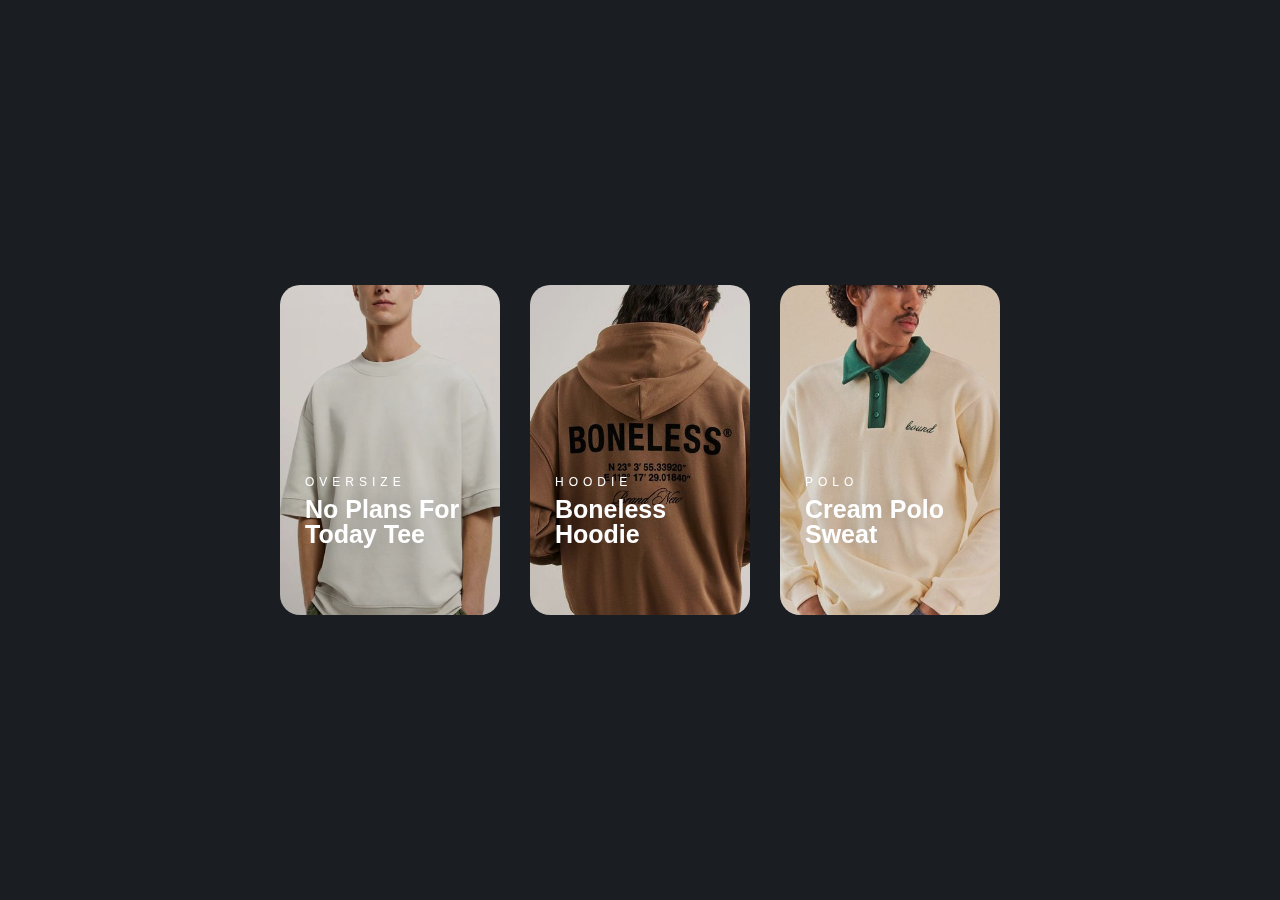
<file: Muestra/HC113 - Filter Card Effect/index.html>
<!DOCTYPE html>
<html lang="en">
<head>
  <meta charset="UTF-8">
  <meta http-equiv="X-UA-Compatible" content="IE=edge">
  <meta name="viewport" content="width=device-width, initial-scale=1.0">
  <title>hellocode - filter card effects</title>
  <!-- link css -->
  <link rel="stylesheet" href="style.css">
</head>
<body>
  <section class="hero-section">
    <div class="card-container">
      <div class="card">
        <div class="card-background" style="background-image: url(images/image1.jpg);"></div>
        <div class="content">
          <div class="card-category">oversize</div>
          <h3 class="card-heading">No Plans For Today Tee</h3>
        </div>
      </div>
      <div class="card">
        <div class="card-background" style="background-image: url(images/image2.jpg);"></div>
        <div class="content">
          <div class="card-category">hoodie</div>
          <h3 class="card-heading">Boneless Hoodie</h3>
        </div>
      </div>
      <div class="card">
        <div class="card-background" style="background-image: url(images/image3.jpg);"></div>
        <div class="content">
          <div class="card-category">polo</div>
          <h3 class="card-heading">Cream Polo Sweat</h3>
        </div>
      </div>
    </div>
  </section>
</body>
</html>
</file>
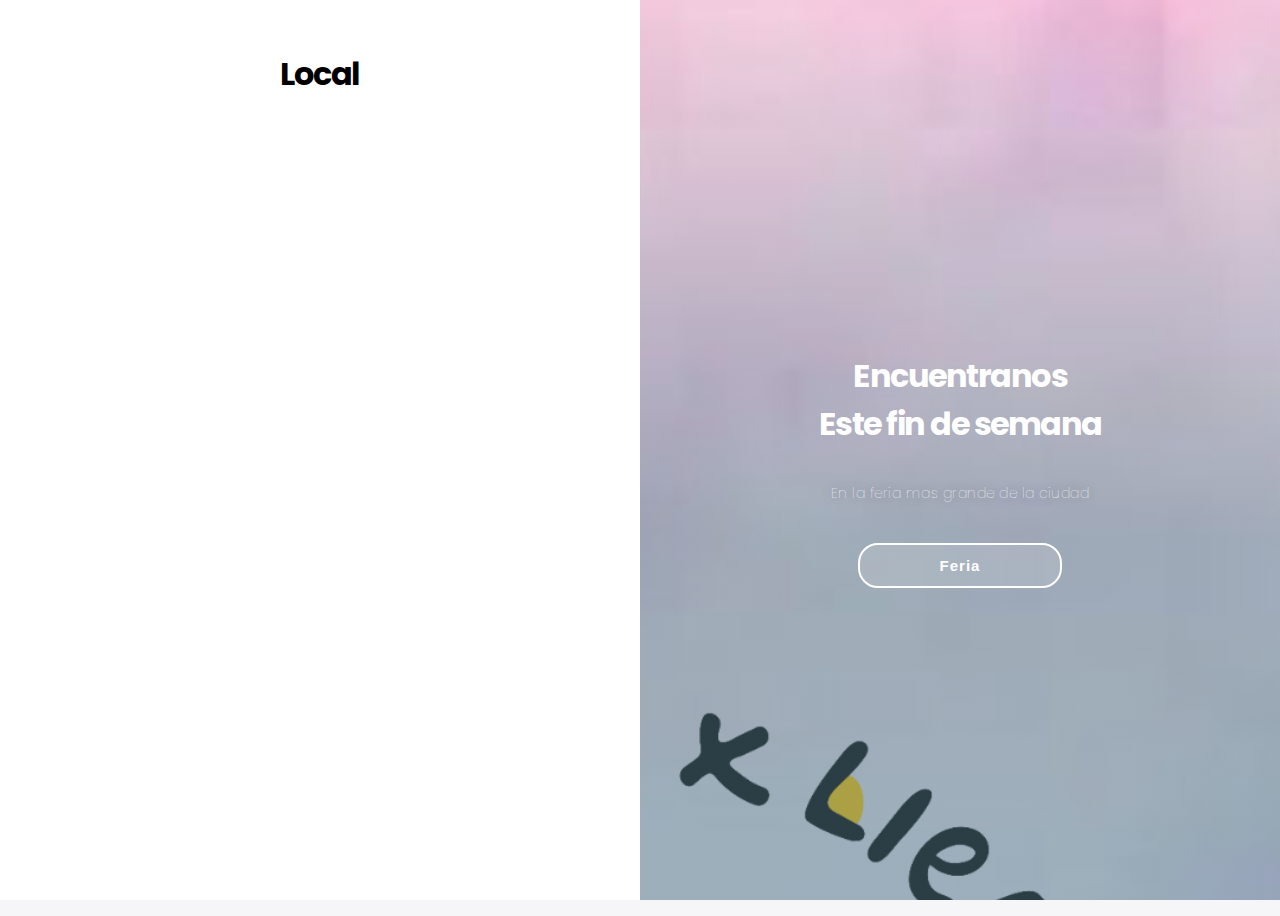
<file: Muestra/paginadetransicion/index.html>
<!DOCTYPE html>
<html lang="en">
<head>
    <meta charset="UTF-8">
    <meta http-equiv="X-UA-Compatible" content="IE=edge">
    <meta name="viewport" content="width=device-width, initial-scale=1.0">
    <title>Doble slide</title>
    <link rel="stylesheet" href="styles.css">
</head>
<body>

    <div class="container" id="container">
        <div class="form-container register-container">
        <form action="#">
            <h1>Maps</h1>
        </form>
        </div>
    
        <div class="form-container login-container">
        <form action="#">
            <h1>Local</h1>
        </form>
        </div>
    
        <div class="overlay-container">
        <div class="overlay">
            <div class="overlay-panel overlay-left">
            <h1 class="title">Realiza <br> tu pedido</h1>
            <p>Si lo deseas puedes pasar por nuestro local</p>
            <button class="ghost" id="login">Local
            </button>
            </div>
            <div class="overlay-panel overlay-right">
                <h1 class="title">Encuentranos <br> Este fin de semana</h1>
                <p>En la feria mas grande de la ciudad</p>
                <button class="ghost" id="register">Feria
                </button>
            </div>
        </div>
        </div>
    
    </div>
    
    <script src="script.js"></script>
</body>
</html>
</file>
<file: Muestra/HC113 - Filter Card Effect/style.css>
* {
  border: 0;
  margin: 0;
  padding: 0;
  box-sizing: border-box;
}
html {
  height: 100%;
  font-size: 14px;
  font-family: 'Poppins', sans-serif;
}
body {
  height: 100%;
}
.hero-section {
  display: flex;
  min-height: 100%;
  align-items: center;
  justify-content: center;
  background-color: #1a1e23;
}
.card-container {
  display: flex;
  gap: 30px;
  width: 100%;
  justify-content: center;
}
.card {
  position: relative;
  list-style: none;
  gap: 30px;
  width: 220px;
  transition: .3s ease;
}
.card:before {
  content: "";
  display: block;
  padding-bottom: 150%;
  width: 100%;
}
.card-background {
  position: absolute;
  bottom: 0;
  right: 0;
  left: 0;
  top: 0;
  border-radius: 20px;
  background-size: 350px;
  background-position: center;
  filter: brightness(.9) saturate(1) contrast(1);
  transform-origin: bottom;
  transform: scale(1) translateZ(0);
  transition: .3s ease;
}
.card:hover .card-background {
  transform: scale(1.15) translateZ(0);
  background-size: 260px;
}
.card-container:hover .card:not(:hover) {
  transform: scale(.9);
}
.card-container:hover > .card:not(:hover) .card-background,
.card-container:hover > .card:not(:hover) .card-category {
  filter: brightness(.5) saturate(0) contrast(1.2) blur(20px);
}
.content {
  top: 50%;
  left: 0;
  padding: 25px;
  position: absolute;
}
.card-category {
  color: #fff;
  font-size: 12px;
  font-weight: 500;
  letter-spacing: 5px;
  margin-bottom: 8px;
  text-transform: uppercase;
}
.card-heading {
  color: #fff;
  font-size: 25px;
  line-height: 1;
  text-shadow: 2px 2px 20px rgba(0, 0, 0, .2);
}
</file>
<file: Muestra/paginadetransicion/styles.css>
@import url("https://fonts.googleapis.com/css2?family=Poppins");

* {
    box-sizing: border-box;
}

body {
    display: flex;
    background-color: #f6f5f7;
    justify-content: center;
    align-items: center;
    flex-direction: column;
    font-family: "Poppins", sans-serif;
    overflow: hidden;
    height: 100vh;
}

h1 {
    padding-top: 50px;
    font-weight: 700;
    letter-spacing: -1.5px;
    margin: 0;
    margin-bottom: 15px;
}


p {
    font-size: 14px;
    font-weight: 100;
    line-height: 20px;
    letter-spacing: 0.5px;
    margin: 20px 0 30px;
    text-shadow: 0 0 10px rgba(16, 64, 74, 0.5);
}

span {
    font-size: 14px;
    margin-top: 25px;
}

a {
    color: #333;
    font-size: 14px;
    text-decoration: none;
    margin: 15px 0;
    transition: 0.3s ease-in-out;
}

a:hover {
    color: #4bb6b7;
}


button {
    position: relative;
    border-radius: 20px;
    border: 1px solid #4bb6b7;
    background-color: #4bb6b7;
    color: #fff;
    font-size: 15px;
    font-weight: 700;
    margin: 10px;
    padding: 12px 80px;
    letter-spacing: 1px;
    text-transform: capitalize;
    transition: 0.3s ease-in-out;
}

button:hover {
    letter-spacing: 3px;
}

button:active {
    transform: scale(0.95);
}

button:focus {
    outline: none;
}

button.ghost {
    background-color: rgba(225, 225, 225, 0.2);
    border: 2px solid #fff;
    color: #fff;
}

button.ghost i{
    position: absolute;
    opacity: 0;
    transition: 0.3s ease-in-out;
}

button.ghost i.register{
    right: 70px;
}

button.ghost i.login{
    left: 70px;
}

button.ghost:hover i.register{
    right: 40px;
    opacity: 1;
}

button.ghost:hover i.login{
    left: 40px;
    opacity: 1;
}

form {
    background-color: #fff;
    display: flex;
    align-items: center;
    flex-direction: column;
    padding: 0 50px;
    height: 100%;
    text-align: center;
}


.container {
    overflow: hidden;
    width: 768px;
    max-width: 100%;
    min-height: 500px;
}

.form-container {
    position: absolute;
    top: 0;
    height: 100%;
    transition: all 0.6s ease-in-out;
}

.login-container {
    left: 0;
    width: 50%;
    z-index: 2;
}

.container.right-panel-active .login-container {
    transform: translateX(100%);
}

.register-container {
    left: 0;
    width: 50%;
    opacity: 0;
    z-index: 1;
}

.container.right-panel-active .register-container {
    transform: translateX(100%);
    opacity: 1;
    z-index: 5;
    animation: show 0.6s;
}

@keyframes show {
    0%,
    49.99% {
    opacity: 0;
    z-index: 1;
    }

    50%,
    100% {
    opacity: 1;
    z-index: 5;
    }
}

.overlay-container {
    position: absolute;
    top: 0;
    left: 50%;
    width: 50%;
    height: 100%;
    overflow: hidden;
    transition: transform 0.6s ease-in-out;
    z-index: 100;
}

.container.right-panel-active .overlay-container {
    transform: translate(-100%);
}

.overlay {
    background-image: url('image.png');
    background-repeat: initial;
    background-size: cover;
    background-position: -74 -81;
    color: #fff;
    position: relative;
    left: -100%;
    height: 100%;
    width: 200%;
    transform: translateX(0);
    transition: transform 0.6s ease-in-out;
}

.overlay::before {
    content: "";
    position: absolute;
    left: 0;
    right: 0;
    top: 0;
    bottom: 0;
    background: linear-gradient(
    to top,
    rgba(46, 94, 109, 0.4) 40%,
    rgba(46, 94, 109, 0)
    );
}

.container.right-panel-active .overlay {
    transform: translateX(50%);
}

.overlay-panel {
    position: absolute;
    display: flex;
    align-items: center;
    justify-content: center;
    flex-direction: column;
    padding: 0 40px;
    text-align: center;
    top: 0;
    height: 100%;
    width: 50%;
    transform: translateX(0);
    transition: transform 0.6s ease-in-out;
}

.overlay-left {
    transform: translateX(-20%);
}

.container.right-panel-active .overlay-left {
    transform: translateX(0);
}

.overlay-right {
    right: 0;
    transform: translateX(0);
}

.container.right-panel-active .overlay-right {
    transform: translateX(20%);
}
</file>
